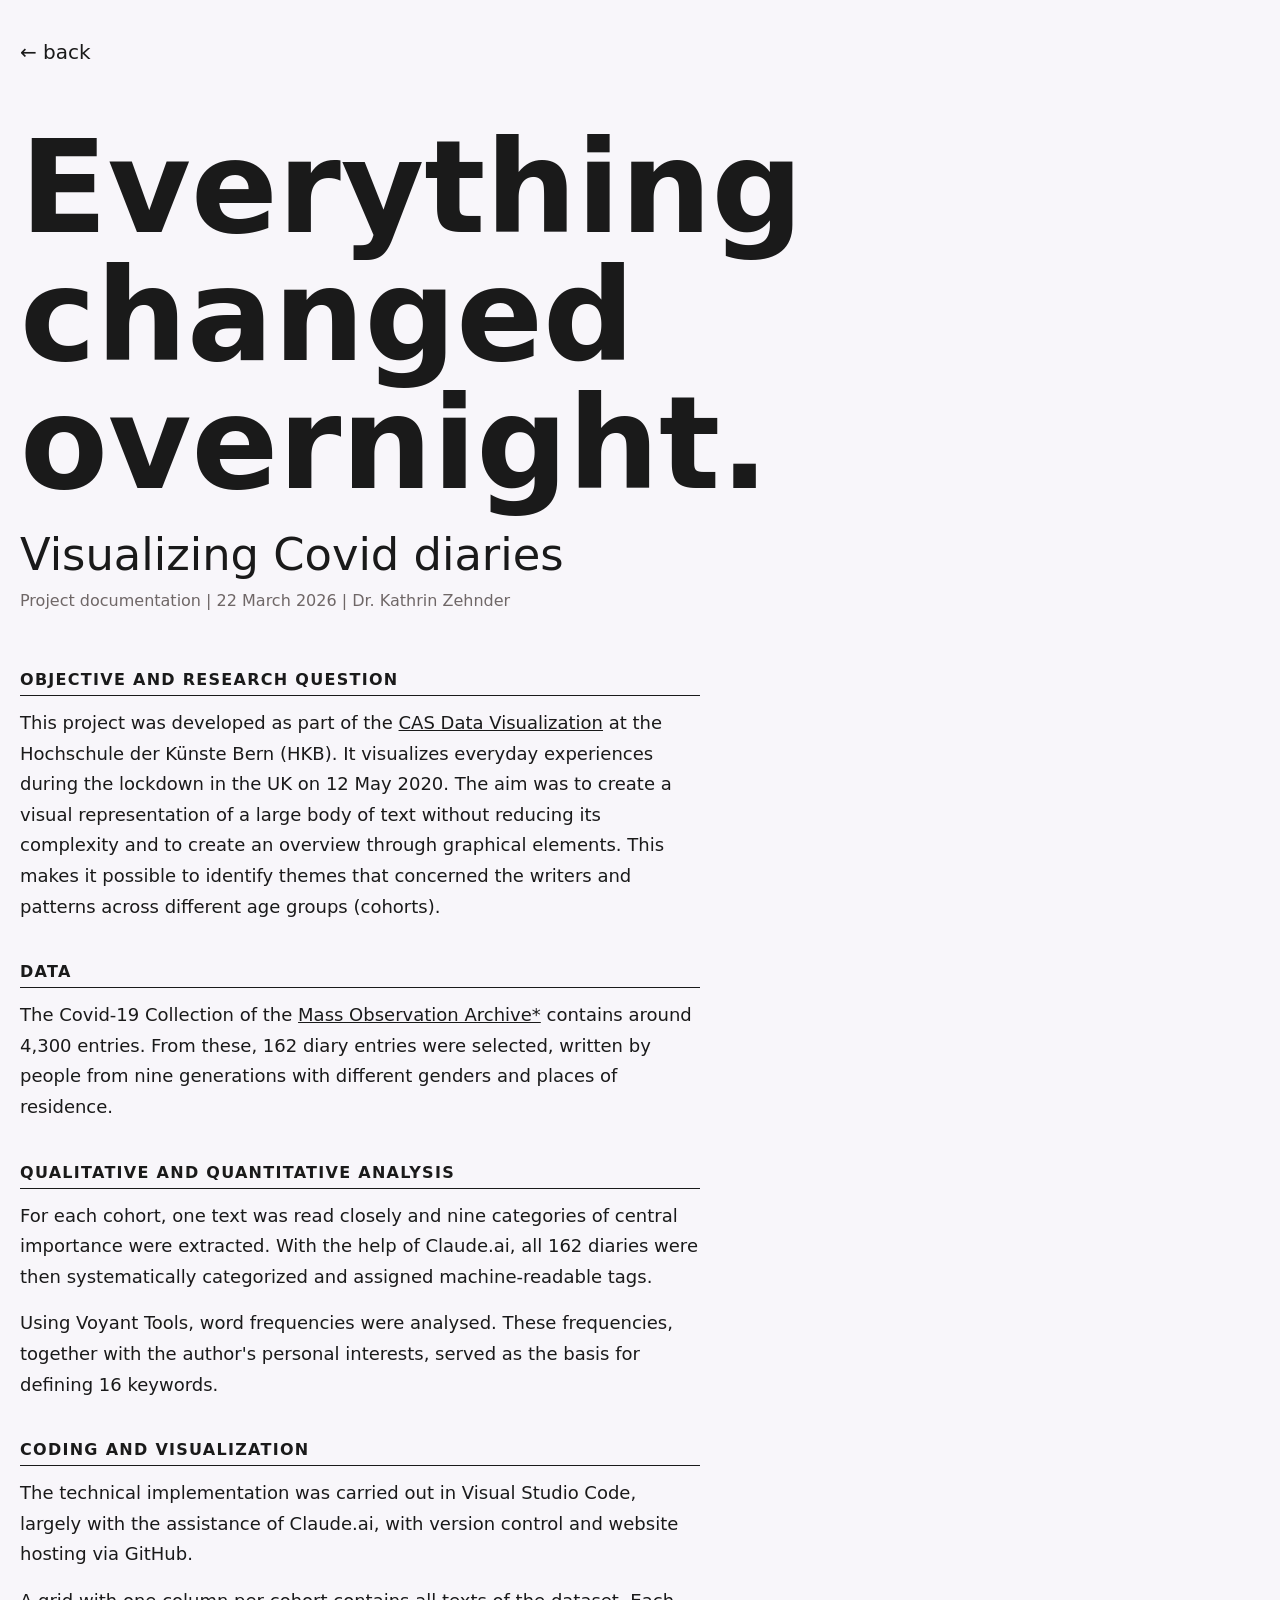
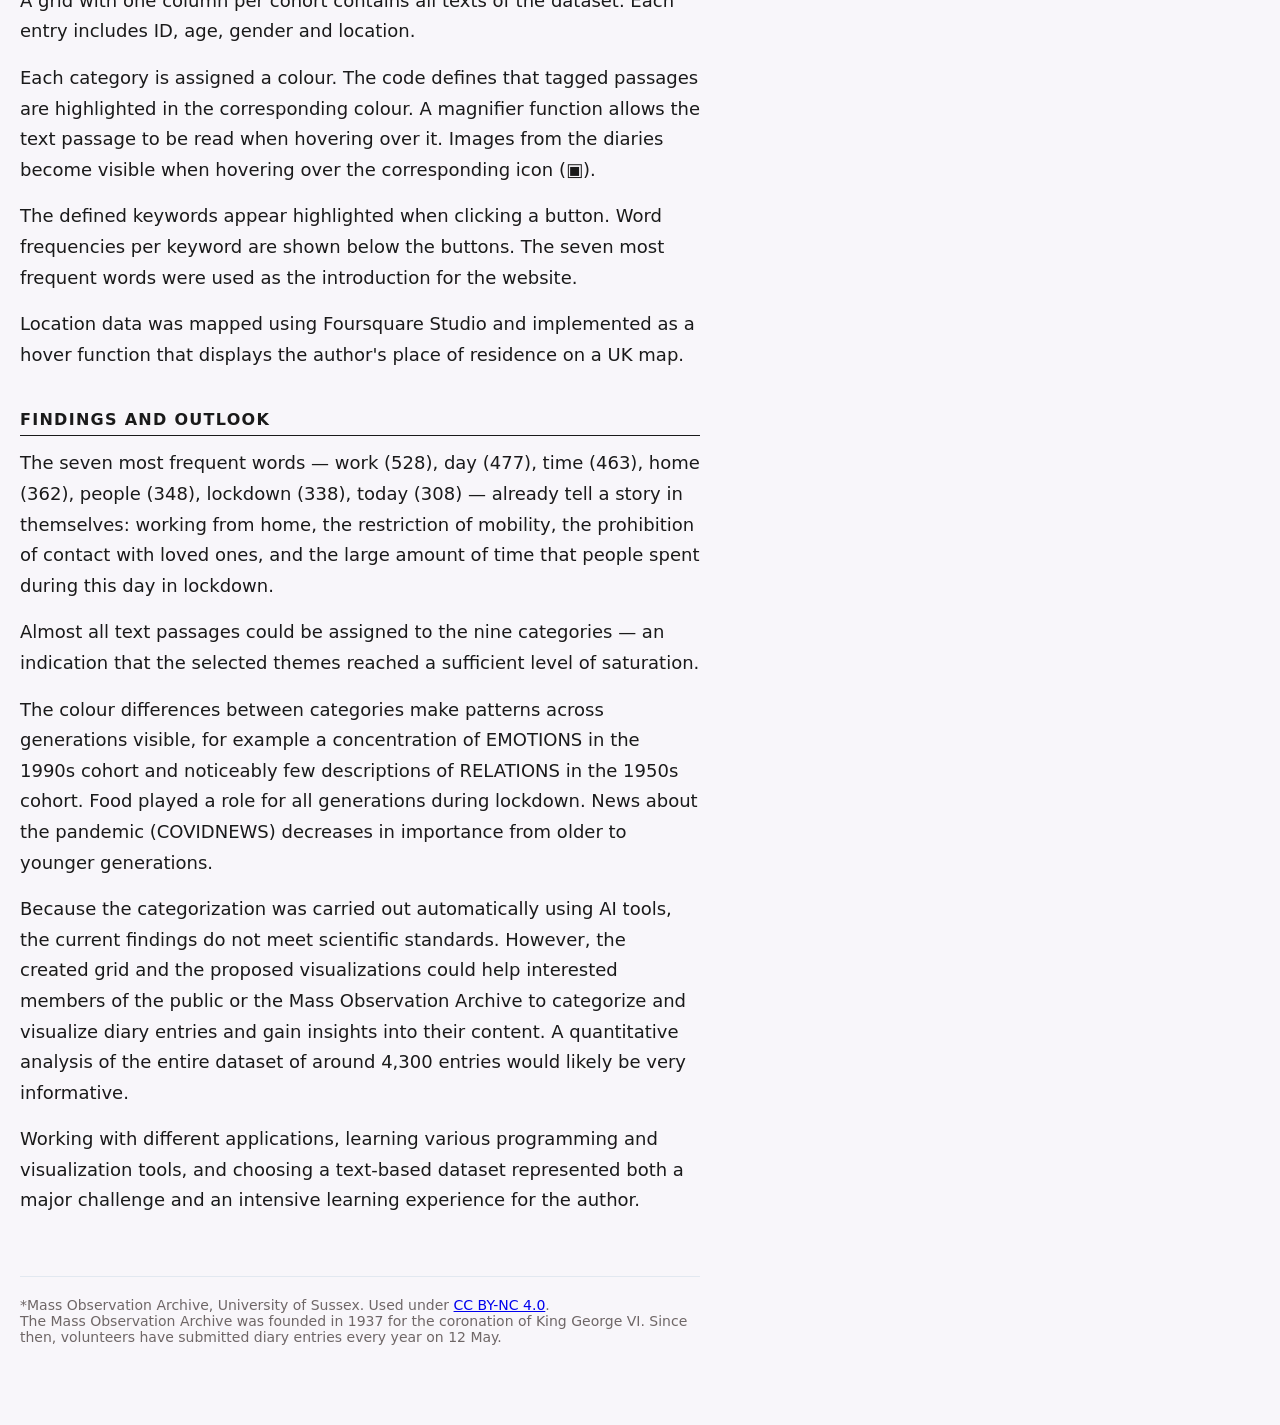
<file: about.html>
<!DOCTYPE html>
<html lang="en">
<head>
    <meta charset="UTF-8">
    <meta name="viewport" content="width=device-width, initial-scale=1.0">
    <title>About — Everything changed overnight</title>
    <link rel="stylesheet" href="css/styles.css">
    <style>
        .about-wrap {
            max-width: 720px;
            padding: 40px 20px 80px 20px;
        }
        .about-back {
            font-size: 20px;
            font-weight: 300;
            color: #1a1a1a;
            text-decoration: none;
            display: inline-block;
            margin-bottom: 60px;
        }
        .about-back:hover { opacity: 0.5; }
        .about-title {
            font-size: clamp(48px, 10vw, 160px);
            font-weight: 550;
            line-height: 1;
            color: #1a1a1a;
            margin-bottom: 20px;
        }
        .about-subtitle {
            font-size: clamp(18px, 3.5vw, 48px);
            font-weight: 300;
            color: #1a1a1a;
            margin-bottom: 10px;
        }
        .about-byline {
            font-size: 16px;
            color: #6f6767;
            margin-bottom: 60px;
        }
        .about-section h2 {
            font-size: 16px;
            font-weight: 700;
            text-transform: uppercase;
            letter-spacing: 0.08em;
            color: #1a1a1a;
            margin: 40px 0 12px;
            border-bottom: 1px solid #1a1a1a;
            padding-bottom: 6px;
        }
        .about-section p {
            font-size: 18px;
            font-weight: 300;
            line-height: 1.7;
            color: #1a1a1a;
            margin-bottom: 16px;
        }
        .about-section a {
            color: inherit;
            text-decoration: underline;
        }
        .about-footer {
            margin-top: 60px;
            font-size: 14px;
            color: #6f6767;
            border-top: 1px solid #e2e8f0;
            padding-top: 20px;
        }
    </style>
</head>
<body>
    <div class="about-wrap">

        <a href="index.html" class="about-back">← back</a>

        <div class="about-title">Everything changed overnight.</div>
        <div class="about-subtitle">Visualizing Covid diaries</div>
        <div class="about-byline">Project documentation | 22 March 2026 | Dr. Kathrin Zehnder</div>

        <div class="about-section">

            <h2>Objective and research question</h2>
            <p>This project was developed as part of the <a href="https://www.hkb.bfh.ch/de/weiterbildung/cas/data-visualization/" target="_blank">CAS Data Visualization</a> at the Hochschule der Künste Bern (HKB). It visualizes everyday experiences during the lockdown in the UK on 12 May 2020. The aim was to create a visual representation of a large body of text without reducing its complexity and to create an overview through graphical elements. This makes it possible to identify themes that concerned the writers and patterns across different age groups (cohorts).</p>

            <h2>Data</h2>
            <p>The Covid-19 Collection of the <a href="https://massobs.org.uk/research/covid19/" target="_blank">Mass Observation Archive*</a> contains around 4,300 entries. From these, 162 diary entries were selected, written by people from nine generations with different genders and places of residence.</p>

            <h2>Qualitative and quantitative analysis</h2>
            <p>For each cohort, one text was read closely and nine categories of central importance were extracted. With the help of Claude.ai, all 162 diaries were then systematically categorized and assigned machine-readable tags.</p>
            <p>Using Voyant Tools, word frequencies were analysed. These frequencies, together with the author's personal interests, served as the basis for defining 16 keywords.</p>

            <h2>Coding and visualization</h2>
            <p>The technical implementation was carried out in Visual Studio Code, largely with the assistance of Claude.ai, with version control and website hosting via GitHub.</p>
            <p>A grid with one column per cohort contains all texts of the dataset. Each entry includes ID, age, gender and location.</p>
            <p>Each category is assigned a colour. The code defines that tagged passages are highlighted in the corresponding colour. A magnifier function allows the text passage to be read when hovering over it. Images from the diaries become visible when hovering over the corresponding icon (▣).</p>
            <p>The defined keywords appear highlighted when clicking a button. Word frequencies per keyword are shown below the buttons. The seven most frequent words were used as the introduction for the website.</p>
            <p>Location data was mapped using Foursquare Studio and implemented as a hover function that displays the author's place of residence on a UK map.</p>

            <h2>Findings and outlook</h2>
            <p>The seven most frequent words — work (528), day (477), time (463), home (362), people (348), lockdown (338), today (308) — already tell a story in themselves: working from home, the restriction of mobility, the prohibition of contact with loved ones, and the large amount of time that people spent during this day in lockdown.</p>
            <p>Almost all text passages could be assigned to the nine categories — an indication that the selected themes reached a sufficient level of saturation.</p>
            <p>The colour differences between categories make patterns across generations visible, for example a concentration of EMOTIONS in the 1990s cohort and noticeably few descriptions of RELATIONS in the 1950s cohort. Food played a role for all generations during lockdown. News about the pandemic (COVIDNEWS) decreases in importance from older to younger generations.</p>
            <p>Because the categorization was carried out automatically using AI tools, the current findings do not meet scientific standards. However, the created grid and the proposed visualizations could help interested members of the public or the Mass Observation Archive to categorize and visualize diary entries and gain insights into their content. A quantitative analysis of the entire dataset of around 4,300 entries would likely be very informative.</p>
            <p>Working with different applications, learning various programming and visualization tools, and choosing a text-based dataset represented both a major challenge and an intensive learning experience for the author.</p>

        </div>

        <div class="about-footer">
            *Mass Observation Archive, University of Sussex. Used under <a href="https://creativecommons.org/licenses/by-nc/4.0/" target="_blank">CC BY-NC 4.0</a>.<br>
            The Mass Observation Archive was founded in 1937 for the coronation of King George VI. Since then, volunteers have submitted diary entries every year on 12 May.
        </div>

    </div>
</body>
</html>
</file>
<file: css/styles.css>
/* ── Intro Splash ──────────────────────────────────────────────── */
#intro-splash {
    display: none;   /* JS zeigt es – sicher falls JS fehlschlägt */
    position: fixed;
    top: 0; left: 0; right: 0; bottom: 0;
    background: #000;
    z-index: 9999;
    align-items: center;
    justify-content: center;
    pointer-events: none;
    transition: opacity 0.7s ease;
}

#splash-word {
    font-family: 'Roboto', sans-serif;
    font-size: clamp(6rem, 18vw, 16rem);
    font-weight: 700;
    letter-spacing: 0.04em;
    opacity: 0;
    color: #fff;
    transition: opacity 0.35s ease, transform 0.35s ease;
}
#splash-title,
#splash-subtitle {
    position: absolute;
    color: #fff;
    opacity: 0;
    transition: opacity 0.6s ease;
}

#splash-title {
    font-size: 240px;   /* ← gleich wie .header-title */
    font-weight: 550;
    line-height: 1;
}

#splash-subtitle {
    font-size: 80px;    /* ← gleich wie .header-subtitle  */
    font-weight: 300;
    line-height: 1;
}
/* ─────────────────────────────────────────────────────────────── */

/* ═══ 1. RESET & BASICS ═══ */

* {
    margin: 0;
    padding: 0;
    box-sizing: border-box;
}

html {
    scroll-behavior: smooth;
}

body {
    margin: 0;
    font-family: roboto, system-ui, -apple-system, BlinkMacSystemFont, sans-serif;
    background-size: 100% auto;
    background-color: #f8f6fa;
    color: #1a202c;
}

.drawing-layer {
    position: fixed;  /* Schwebt über allem */
    top: 0;
    left: 0;
    width: 100%;
    height: 100%;
    pointer-events: none;  /* Klicks gehen durch! */
    z-index: 999;  /* Ganz oben */
}
.header-title {
    font-size: clamp(48px, 16vw, 240px);
    font-weight: 550;
    line-height: 1;
    color: #1a1a1a;
}
.header-subtitle {
    font-size: clamp(18px, 5.5vw, 80px);
    font-weight: 300;
    line-height: 1.15;
    color: #1a1a1a;
}

.text-container {
    display: block;
    font-size: 20px;
    margin-top: 40px;
    text-align: left;
    color: #1a1a1a;
    white-space: normal;
    word-wrap: break-word;
}



/* ═══ 2. HEADER & CONTROLS ═══ */

#headerContainer {
    padding-left: clamp(12px, 1.5vw, 20px);
    padding-right: 5%;
    padding-bottom: clamp(30px, 5vw, 80px);
    padding-top: clamp(8px, 1vw, 15px);
    font-size: 20px;
    background-color: #f8f6fa;
    color: #020202;
    min-height: 100vh;
    display: flex;
    flex-direction: column;
}

.scroll-link {
    display: block;
    font-size: clamp(18px, 5.5vw, 80px);
    font-weight: 300;
    line-height: 1;
    color: #1a1a1a;
    text-decoration: none;
    margin-top: auto;
    text-align: center;
    transition: opacity 0.2s;
}

.scroll-link:hover {
    opacity: 0.5;
}

h1 {
    margin: 0 0 10px 0;
    font-size: 56px;
    color: #2d3748;
    font-weight: 900;
}

.info-bar {/* Text: 12th May 164 diaries Source MOA*/
    display: flex;
    gap: 10px; /*Abstand zwischen Elementen der infobar*/
    align-items: center; /*Vertikale Ausrichtung: Alle Elemente mittig in der Höhe, auch wenn eins höher ist als andere*/
    flex-wrap: wrap; /*Umbruch erlaubt*/
    margin-bottom: 1%;
    margin-top: clamp(6px, 1vw, 15px);
    justify-content: flex-end; /* Schiebt Flex-Items nach rechts */
    text-align: right; /* Text rechtsbündig */
    font-weight: 400;
    font-size: 24px; /* Schriftgröße für 12th May Text */
}

.stat {
    font-size: 14px;
    color: #000000;
    font-weight: 600; /*400=normal, 600=etwas fett, 700=fett*/
}

.controls {/*Jede Zeile mit Buttons (Keywords, Cohorts, Tags)*/
    /*display: flex;*/
    gap: 20px; /*zwischen Element und button*/
    align-items: center;
    /*flex-wrap: wrap;*/
    margin-bottom: 60px; /*Abstand zur nächsten Controls-Zeile*/
    /*margin-top: -100px;*/
    justify-content: flex-end; /* ← NEU! Buttons nach rechts */
    padding-right: 5%; /* ← NEU! Abstand vom Rand */
}

.filter-label {
    font-size: 14px;
    font-weight: bold;
    color: #060606;
}
#keywordButtons,
#cohortButtons,
#tagButtons {
    display: flex;
    gap: 8px;           /* Abstand zwischen Buttons */
    flex-wrap: wrap;
    align-items: center;
}

#filterContainer {
    padding-left: 20px;
    padding-top: 60px;
}

.header-body {
    margin-top: 30px;
    font-size: 24px;
}

.filter-hint {
    padding: 4px 0 8px;
    font-size: 20px;
    color: #6f6767;
}

#keyword-counts {
    padding: 6px 0 60px;
    font-size: 13px;
    color: transparent;
    letter-spacing: 0.02em;
    transition: color 0.2s;
}

#keyword-counts.active {
    color: #6f6767;
}


.info-bar a.info-bar-link {
    color: inherit;
    text-decoration: underline;
}

/* ═══ 3. BUTTONS ═══ */

button {/*alle anderen buttons, z.B. Zurück zu allen Diaries*/
    background: #ffffff;
    color: white;
    border: none;
    padding: 8px 16px;
    border-radius: 1px; /*wie rund die buttons sind -> je grösser die Zahl, desto runder*/
    cursor: pointer;/*Mauszeiger wird zu Hand, damit man sieht, dass man klicken kann*/
    font-size: 14px;
    font-weight: 600;
    transition: all 0.2s;
    font-family: inherit;
}

button:hover {
    background: #ffffff; /*Farbe, die der Button erhält, wenn man darüberfährt*/
    transform: translateY(-2px); /***Verschiebt nach oben:** 2px hoch, Button "hebt sich"*/
}

/* Filter Buttons = Keywords und Cohorts*/
.filter-btn {
    background: #f9f9f9;/*Farbe des Buttons*/
    color: #1a1a1a;/*Schriftfarbe*/
    border: 0px solid #cbd5e0;/*Rand 0px= kein Rand, auch "none" würde gehen*/
}

.filter-btn:hover {
    border-color: #e2e5eb;
    background: #4a5568;
}

.filter-btn.active { /*Einstellungen wenn ein Filterbutton aktiv ist*/
    background: #2e2f30;
    color: white;
    border-color: #2e2f30;
}

/* Keyword Buttons (überschreibt filter-btn) */
.keyword-btn {
    background: #1a1a1a;
    color: white;
}

.keyword-btn:hover {
    background: #888888;
    color: white;
}

.keyword-btn.active {
    background: #888888;
    color: white;
}

.keyword-btn-clear {
    background: white;
    color: #1a1a1a;
    box-shadow: 0 1px 4px rgba(0,0,0,0.18);
}

/* Tag Buttons */
.tag-btn {
    background: white;
    color: #718096;
    border: 2px solid #cbd5e0;
    display: inline-flex;
    align-items: center;
    gap: 6px;
}

.tag-btn:hover {
    transform: translateY(-2px);
    box-shadow: 0 1px 0px rgba(0,0,0,0.15);
}



/* ═══ 4. DIARY GRID & COLUMNS ═══ */

.diary-grid {
    display: flex;
    flex-direction: row;
    gap: 7px;
    padding: 7px 7px 7px 20px;
    align-items: flex-start;
    overflow-x: auto;
    max-width: 100%;
    margin: 0 auto;
    transition: transform 0.3s ease;
}

/* Dynamische Spaltenbreite */
.diary-grid.few-columns .cohort-column {
    max-width: 800px;
    flex: 1;
}

.diary-grid.many-columns .cohort-column {
    max-width: 400px;
    flex: 1;
}

.cohort-column {
    flex: 1;
    min-width: 150px;
    display: flex;
    flex-direction: column;
    gap: 1px;
}

.cohort-column:not(:first-child) {
    position: relative;
}

.cohort-column:not(:first-child)::before {
    content: '';
    position: absolute;
    left: -4px;
    top: 0;
    bottom: 0;
    border-left: 2px dotted #a0a0a0;
}

.cohort-header {
    position: sticky;
    top: 0;
    background: #f8f6fa;
    padding: 7px 7px 0px 7px;
    margin-bottom: 4px;
    border-radius: 0px 0px 0px 0px; /*Form der Überschrift-Kästchen*/
    font-weight: regular;
    font-size: 12px;
    text-align: left;
    z-index: 10;
    box-shadow: 0 0px 0px rgb(249, 246, 246);
    /* border-bottom: 1px solid; */
}

/* ═══ 5. DIARY CARDS ═══ */

.diary-entry {
    background: #f8f6fa;
    border-radius: 0px;
    padding: 3px 7px;
    box-shadow: 0 0px 0px rgba(0,0,0,0.1);
    border-left: none;
    transition: all 0.3s;
}

.diary-entry:hover {
    box-shadow: 0 0px 0px rgba(0,0,0,0.15);
    transform: translateY(0px);
}

.diary-header {
    display: flex;
    justify-content: space-between;
    align-items: center;
    margin-bottom: 2px;
    padding-bottom: 2px;
    border-bottom: 1px solid #e2e8f0;
}

.diary-id {
    font-size: 8px;
    font-weight: regular;
    color: #171717;
}

.diary-meta {
    font-size: 8px;
    color: #171717;
    font-weight: normal;
}

.diary-text {
    font-size: 6px;
    line-height: 1.2;
    color: #111111;
}

.diary-text p {
    margin-bottom: 0;
}

/* Highlights */
.tag-highlight {
    padding: 0;
    border-radius: 3px;
    transition: background-color 0.3s ease;
}

.keyword-highlight {
    padding: 0px 2px;
    border-radius: 3px;
    font-weight: bold;
    font-size: 10px; /* Fallback – wird per inline style überschrieben */
    line-height: 1;
    background-color: transparent;
    color: inherit;
}

/* ═══ 6. KEYWORD WORD CLOUD ═══ */

#keyword-cloud-tooltip {
    display: none;
    position: fixed;
    background: white;
    border: 1px solid #e2e8f0;
    border-radius: 4px;
    padding: 8px;
    z-index: 500;
    box-shadow: 0 4px 20px rgba(0,0,0,0.12);
    pointer-events: none;
}

.img-placeholder {
    cursor: crosshair;
    color: #718096;
    font-size: 8px;
}

/* Pattern Mode */
body.pattern-mode .diary-text {
    color: transparent;
}

/* ═══ MAP TOOLTIP ═══ */

#map-tooltip {
    display: none;
    position: fixed;
    background: white;
    border: 1px solid #e2e8f0;
    border-radius: 3px;
    padding: 8px;
    z-index: 1000;
    pointer-events: none;
    box-shadow: 0 4px 20px rgba(0,0,0,0.12);
}

#map-tooltip .map-img-wrap {
    position: relative;
}

#map-dot {
    position: absolute;
    width: 15px;
    height: 15px;
    background:#c4222d;
    border-radius: 50%;
    transform: translate(-50%, -50%);
    pointer-events: none;
    box-shadow: 0 0 4px rgba(0,0,0,0.4);
}

#map-tooltip-label {
    font-size: 11px;
    color: #718096;
    margin-top: 5px;
    text-align: center;
}

.diary-meta[data-location] {
    cursor: crosshair;
}

#image-tooltip {
    display: none;
    position: fixed;
    background: white;
    border: 1px solid #e2e8f0;
    border-radius: 3px;
    padding: 8px;
    z-index: 1000;
    pointer-events: none;
    box-shadow: 0 4px 20px rgba(0,0,0,0.12);
}

#image-tooltip img {
    max-width: 320px;
    max-height: 320px;
    display: block;
}

/* ═══ 7. MAGNIFIER ═══ */

#magnifier {
    display: none;
    position: fixed;
    background: white;
    border: 1px solid #e2e8f0;
    border-radius: 3px;
    padding: 12px 16px;
    max-width: 380px;
    z-index: 1000;
    pointer-events: none;
    box-shadow: 0 4px 20px rgba(0,0,0,0.12);
}

#magnifier-meta {
    font-size: 11px;
    color: #718096;
    font-weight: 600;
    margin-bottom: 8px;
    letter-spacing: 0.03em;
}

#magnifier-text {
    font-size: 14px;
    line-height: 1.7;
    color: #2d3748;
}
</file>
